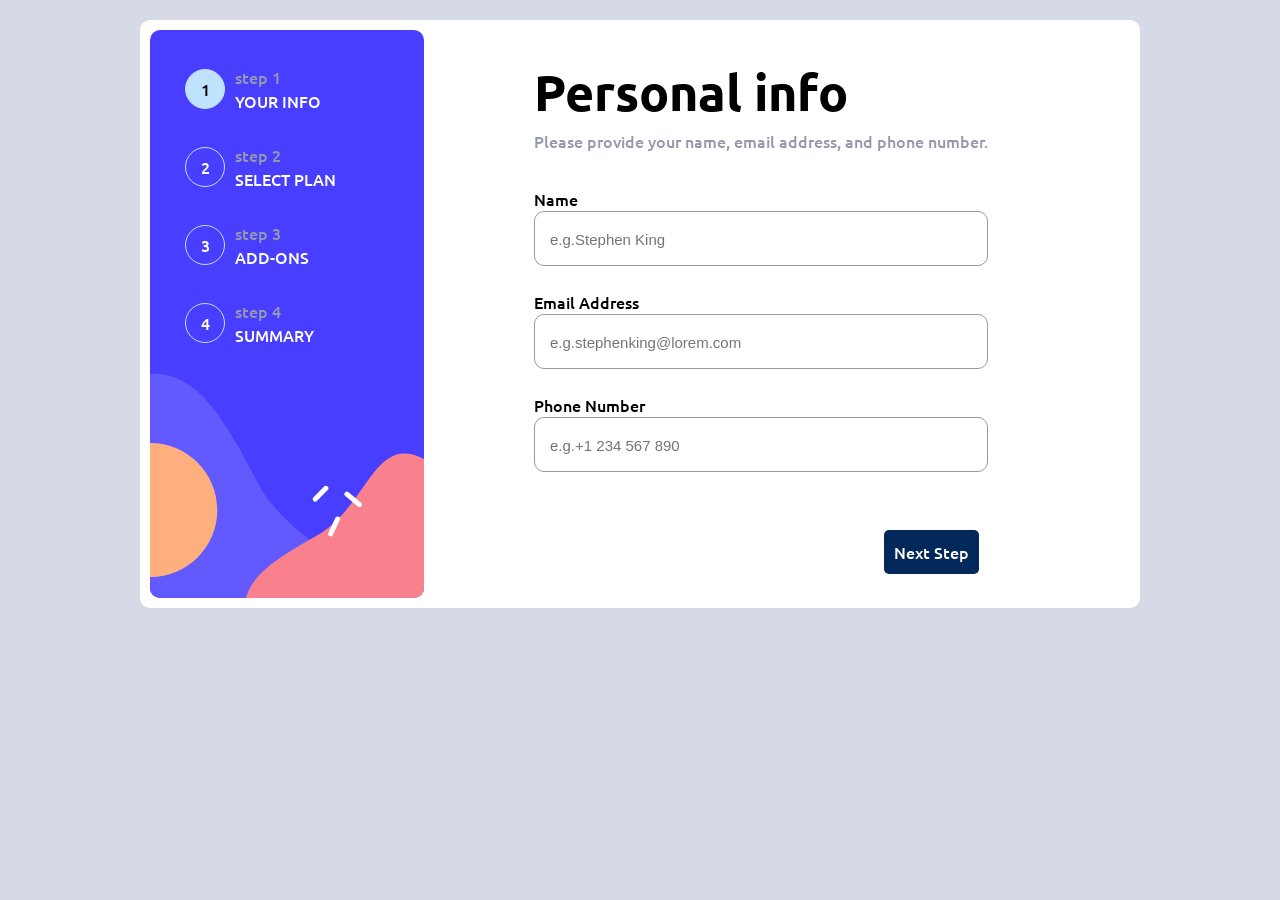
<file: index.html>
<!doctype html>
<html lang="en">
  <head>
    <meta charset="UTF-8" />
    <meta name="viewport" content="width=device-width, initial-scale=1.0" />
    <!-- displays site properly based on user's device -->

    <link
      rel="icon"
      type="image/png"
      sizes="32x32"
      href="./assets/images/favicon-32x32.png"
    />

    <title>Frontend Mentor | Multi-step form</title>

    <link rel="stylesheet" href="style.css" />
  </head>
  <body>
    <div class="container">
        <div class="background ">
          <img src="./assets/images/bg-sidebar-desktop.svg" alt="bg-sidebsr" />
        </div>
        <ul class="steps">
          <div class = "anchor-elements">
            <a class ="number-anchors pressed-bg" href="index.html">1</a>
            <div>
              <p>step 1</p>
              <a href="index.html">YOUR INFO</a>
            </div>
          </div>
          <div class = "anchor-elements">
            <a class ="number-anchors " href="step-2.html">2</a>
            <div>
              <p>step 2</p>
              <a href="step-2.html">SELECT PLAN</a>
            </div>
          </div>
          <div class = "anchor-elements">
            <a  class ="number-anchors " href="step-3.html">3</a>
            <div>
              <p>step 3</p>
              <a href="step-3.html">ADD-ONS</a>
            </div>
          </div>
          <div class = "anchor-elements">
            <a class ="number-anchors " href="step-4.html">4</a>
            <div>
              <p>step 4</p>
              <a href="step-4.html">SUMMARY</a>
            </div>
          </div>
        </ul>
      <div class="user-info">
        <div>
          <h1>Personal info</h1>
          <p>Please provide your name, email address, and phone number.</p>
        </div>
        <form action="">
          <label for="name-holder">Name</label>
          <input type="text" id="name-holder" placeholder="e.g.Stephen King" />
          <br />
          <label for="email-holder">Email Address</label>
          <input
            type="email"
            id="email-holder"
            placeholder="e.g.stephenking@lorem.com"
          />
          <br />
          <label for="phone-no-holder">Phone Number</label>
          <input
            type="tel"
            id="phone-no-holder"
            placeholder="e.g.+1 234 567 890"
          />
          <br />
        </form>
        <div >
          <a class = "next-step-btn" href="step-2.html">Next Step</a>
        </div>
      </div>
    </div>
    <script src="script.js"></script>
  </body>
</html>
</file>
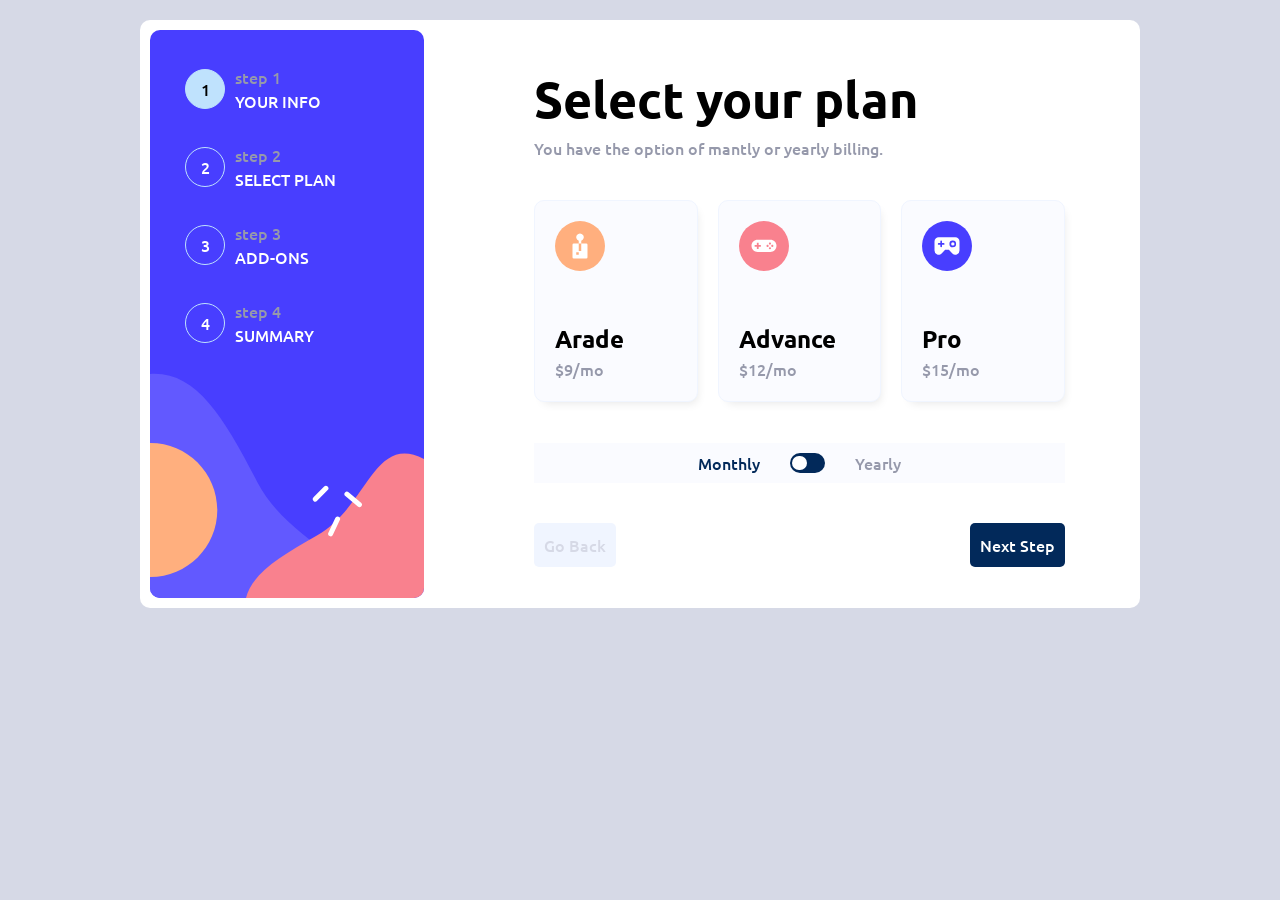
<file: step-2.html>
<!doctype html>
<html lang="en">
  <head>
    <meta charset="UTF-8" />
    <meta name="viewport" content="width=device-width, initial-scale=1.0" />
    <!-- displays site properly based on user's device -->

    <link
      rel="icon"
      type="image/png"
      sizes="32x32"
      href="./assets/images/favicon-32x32.png"
    />

    <title>Frontend Mentor | Multi-step form</title>

    <link rel="stylesheet" href="style.css" />
  </head>
  <body>
    <div class="container">
      <div class="item-1">
        <div class="background">
          <img src="./assets/images/bg-sidebar-desktop.svg" alt="bg-sidebsr" />
        </div>
        <ul class="steps">
          <div class="anchor-elements">
            <a class="number-anchors pressed-bg" href="index.html">1</a>
            <div>
              <p>step 1</p>
              <a href="index.html">YOUR INFO</a>
            </div>
          </div>
          <div class="anchor-elements">
            <a class="number-anchors" href="step-2.html">2</a>
            <div>
              <p>step 2</p>
              <a href="step-2.html">SELECT PLAN</a>
            </div>
          </div>
          <div class="anchor-elements">
            <a class="number-anchors" href="step-3.html">3</a>
            <div>
              <p>step 3</p>
              <a href="step-3.html">ADD-ONS</a>
            </div>
          </div>
          <div class="anchor-elements">
            <a class="number-anchors" href="step-4.html">4</a>
            <div>
              <p>step 4</p>
              <a href="step-4.html">SUMMARY</a>
            </div>
          </div>
        </ul>
      </div>
      <div class="plan-info">
        <div>
          <h1>Select your plan</h1>
          <p>You have the option of mantly or yearly billing.</p>
        </div>
        <div class="plans">
          <label for="arcade-radio-btn">
            <div class="grid-items item-1">
              <input type="radio" name="plan-info" id="arcade-radio-btn" />
              <img
                src="./assets/images/icon-arcade.svg"
                alt="arcade-logo"
                class="arcade-logo"
              />
              <h2>Arade</h2>
              <p class="montly-amt">$9/mo</p>
              <p class="yearly-amt hide-plan">
                $90/yr <br />
                <span>2 months free</span>
              </p>
            </div>
          </label>
          <label for="advance-radio-btn">
            <div class="grid-items item-2">
              <input type="radio" name="plan-info" id="advance-radio-btn" />
              <img
                src="./assets/images/icon-advanced.svg"
                alt="advance-logo"
                class="advance-logo"
              />
              <h2>Advance</h2>
              <p class="montly-amt">$12/mo</p>
              <p class="yearly-amt hide-plan">
                $120/yr <br />
                <span>2 months free</span>
              </p>
            </div>
          </label>
          <label for="pro-radio-btn">
            <div class="grid-items item-3">
              <input type="radio" name="plan-info" id="pro-radio-btn" />
              <img
                src="./assets/images/icon-pro.svg"
                alt="pro-logo"
                class="pro-logo"
              />
              <h2>Pro</h2>
              <p class="montly-amt">$15/mo</p>
              <p class="yearly-amt hide-plan">
                $150/yr <br />
                <span class="free-plan">2 months free</span>
              </p>
            </div>
            </label>
        </div>
        <div class="time">
          <label for="time-line-btn" class="montly"><p>Monthly</p></label>
          <input type="checkbox" id="time-line-btn" />
          <label for="time-line-btn " class="yearly"><p>Yearly</p></label>
        </div>
        <div>
          <a class="go-back-btn" href="index.html">Go Back</a>
          <a class="next-step-btn" href="step-3.html">Next Step</a>
        </div>
      </div>
    </div>
    <script src="script.js"></script>
  </body>
</html>
</file>
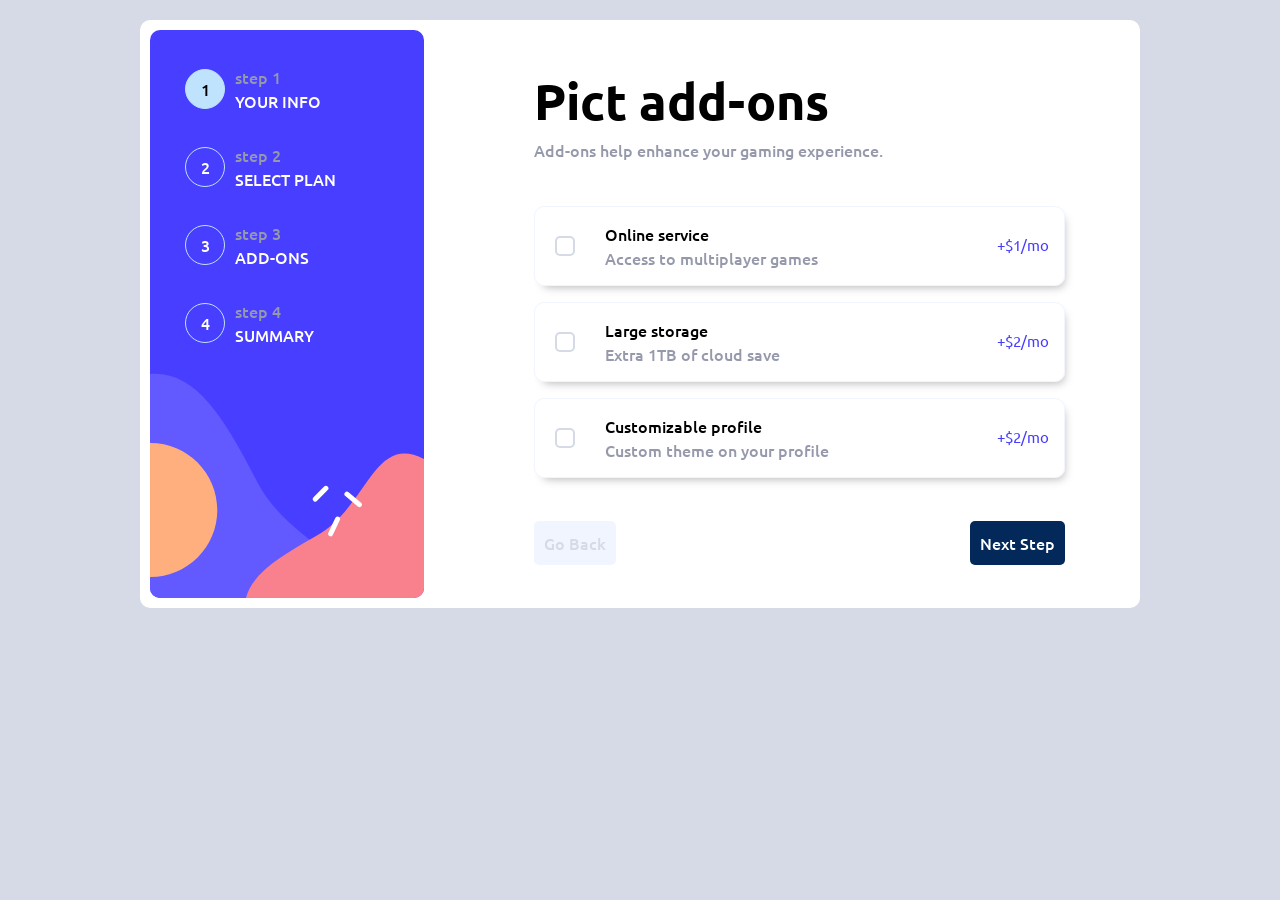
<file: step-3.html>
<!doctype html>
<html lang="en">
  <head>
    <meta charset="UTF-8" />
    <meta name="viewport" content="width=device-width, initial-scale=1.0" />
    <!-- displays site properly based on user's device -->

    <link
      rel="icon"
      type="image/png"
      sizes="32x32"
      href="./assets/images/favicon-32x32.png"
    />

    <title>Frontend Mentor | Multi-step form</title>

    <link rel="stylesheet" href="style.css" />
  </head>
  <body>
    <div class="container">
      <div class="item-1">
        <div class="background">
          <img src="./assets/images/bg-sidebar-desktop.svg" alt="bg-sidebsr" />
        </div>
        <ul class="steps">
          <div class="anchor-elements">
            <a class="number-anchors pressed-bg" href="index.html">1</a>
            <div>
              <p>step 1</p>
              <a href="index.html">YOUR INFO</a>
            </div>
          </div>
          <div class="anchor-elements">
            <a class="number-anchors" href="step-2.html">2</a>
            <div>
              <p>step 2</p>
              <a href="step-2.html">SELECT PLAN</a>
            </div>
          </div>
          <div class="anchor-elements">
            <a class="number-anchors" href="step-3.html">3</a>
            <div>
              <p>step 3</p>
              <a href="step-3.html">ADD-ONS</a>
            </div>
          </div>
          <div class="anchor-elements">
            <a class="number-anchors" href="step-4.html">4</a>
            <div>
              <p>step 4</p>
              <a href="step-4.html">SUMMARY</a>
            </div>
          </div>
        </ul>
      </div>
      <div class="user-info">
        <div>
          <h1>Pict add-ons</h1>
          <p>Add-ons help enhance your gaming experience.</p>
        </div>
        <form action="">
          <div class="checkboxes">
            <div class="boxes">
              <input type="checkbox" id="online-service-checkbox" />
              <div>
                <label for="online-service-checkbox">Online service </label>
                <p>Access to multiplayer games</p>
              </div>
              <h4 class="hiden-yr-amt">+$10/yr</h4>
              <h4>+$1/mo</h4>
            </div>

            <div class="boxes">
              <input type="checkbox" id="large-storage-checkbox" />
              <div>
                <label for="large-storage-checkbox">Large storage</label>
                <p>Extra 1TB of cloud save</p>
              </div>
              <h4 class="hiden-yr-amt">+$20/yr</h4>
              <h4>+$2/mo</h4>
            </div>

            <div class="boxes">
              <input type="checkbox" id="customizable-profile-checkbox" />
              <div>
                <label for="customizable-profile-checkbox"
                  >Customizable profile</label
                >
                <p>Custom theme on your profile</p>
              </div>
              <h4 class="hiden-yr-amt">+$20/yr</h4>
              <h4>+$2/mo</h4>
            </div>
          </div>
        </form>
        <div>
          <a class="go-back-btn" href="step-2.html">Go Back</a>
          <a class="next-step-btn" href="step-4.html">Next Step</a>
        </div>
      </div>
    </div>
    <script src="script.js"></script>
  </body>
</html>
</file>
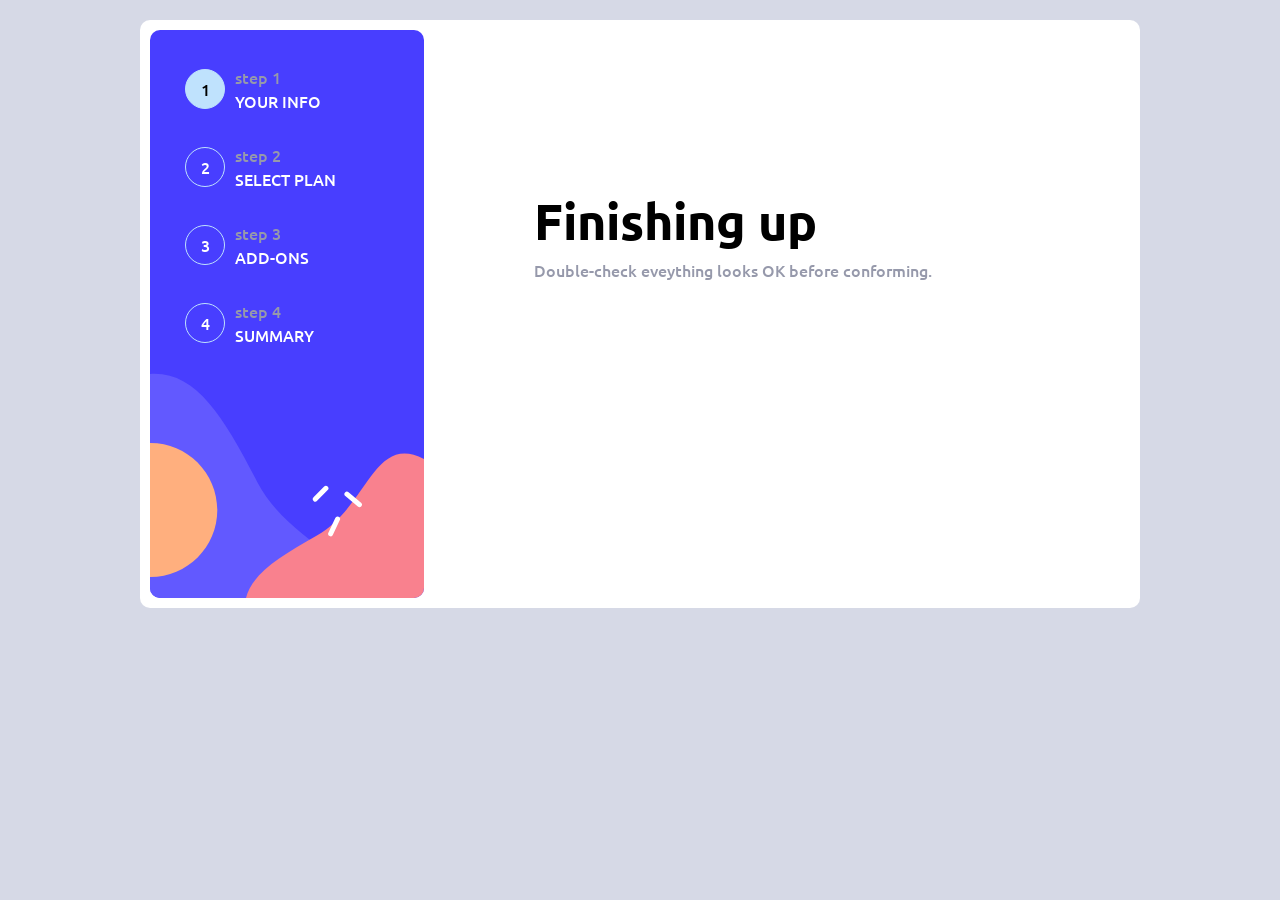
<file: step-4.html>
<!doctype html>
<html lang="en">
  <head>
    <meta charset="UTF-8" />
    <meta name="viewport" content="width=device-width, initial-scale=1.0" />
    <!-- displays site properly based on user's device -->

    <link
      rel="icon"
      type="image/png"
      sizes="32x32"
      href="./assets/images/favicon-32x32.png"
    />

    <title>Frontend Mentor | Multi-step form</title>

    <link rel="stylesheet" href="style.css" />
  </head>
  <body>
    <div class="container">
      <div class="item-1">
        <div class="background">
          <img src="./assets/images/bg-sidebar-desktop.svg" alt="bg-sidebsr" />
        </div>
        <ul class="steps">
          <div class="anchor-elements">
            <a class="number-anchors pressed-bg" href="index.html">1</a>
            <div>
              <p>step 1</p>
              <a href="index.html">YOUR INFO</a>
            </div>
          </div>
          <div class="anchor-elements">
            <a class="number-anchors" href="step-2.html">2</a>
            <div>
              <p>step 2</p>
              <a href="step-2.html">SELECT PLAN</a>
            </div>
          </div>
          <div class="anchor-elements">
            <a class="number-anchors" href="step-3.html">3</a>
            <div>
              <p>step 3</p>
              <a href="step-3.html">ADD-ONS</a>
            </div>
          </div>
          <div class="anchor-elements">
            <a class="number-anchors" href="step-4.html">4</a>
            <div>
              <p>step 4</p>
              <a href="step-4.html">SUMMARY</a>
            </div>
          </div>
        </ul>
      </div>
      <div class="user-info">
        <div>
          <h1>Finishing up</h1>
          <p>Double-check eveything looks OK before conforming.</p>
        </div>

        <div></div>
      </div>
    </div>
    <script src="script.js"></script>
  </body>
</html>
</file>
<file: style.css>
* {
  box-sizing: border-box;
  margin: 0;
  padding: 0;
}
/* 1. Light or Regular Weight (e.g., 400) */
@font-face {
  font-family: "MyCustomFont";
  src: url("./assets/fonts/Ubuntu-Regular.ttf") format("truetype");
  font-weight: 400;
  font-style: normal;
  font-display: swap; /* Speeds up page rendering */
}

/* 2. Medium Weight (e.g., 500) */
@font-face {
  font-family: "MyCustomFont";
  src: url("./assets/fonts/Ubuntu-Medium.ttf") format("truetype");
  font-weight: 500;
  font-style: normal;
  font-display: swap;
}

/* 3. Bold Weight (e.g., 700) */
@font-face {
  font-family: "MyCustomFont";
  src: url("./assets/fonts/Ubuntu-Bold.ttf") format("truetype");
  font-weight: 700;
  font-style: normal;
  font-display: swap;
}
body {
  font-family: "MyCustomFont";
  line-height: 1.5;
  font-weight: 500;
  background-color: hsl(229, 24%, 87%);
}
h1 {
  font-size: 50px;
  font-weight: 700;
}
p {
  color: hsl(231, 11%, 63%);
  font: size 16px;
  font-weight: 500;
}
a {
  text-decoration: none;
  color: white;
}
label {
  font-weight: 500;
}
#name-holder,
#email-holder,
#phone-no-holder {
  display: block;
  font-size: 20px;
  width: 100%;
  padding: 15px 15px;
  border-radius: 10px;
  border: 1px solid hsl(231, 11%, 63%);
}
input::placeholder {
  font-size: 15px;
}

/* -whole container */
.container {
    position: relative;
  max-width: 1000px;
  width: 90%;
  height: calc(100vh-40px);
  margin: 20px auto;
  border-radius: 10px;
  display: flex;
  gap: 100px;
  background-color: white;
  /* overflow: hidden; */
}

/* ----left block of container---- */
.background img {
  display: block;
  width: 100%;
  height: auto;
  padding: 10px;
}
.steps {
  position: absolute;
  top: 30px;
  left: 30px;
  display: flex;
  flex-direction: column;
}

.number-anchors {
  display: flex;
  justify-content: center;
  align-items: center;
  width: 40px;
  height: 40px;
  align-self: center;
  margin-right: 10px;
  border: 1px solid hsl(206, 94%, 87%);
  border-radius: 50%;
}
.anchor-elements {
  display: flex;
  margin: 15px 15px;
}

/* -----right block of container in index.html page */
.user-info {
  display: flex;
  flex-direction: column;
  justify-content: space-evenly;
}

.next-step-btn {
  display: inline-block;
  margin-left: 350px;
  padding: 10px;
  border-radius: 5px;
  background-color: hsl(213, 96%, 18%);
}

.pressed-bg {
  background-color: hsl(206, 94%, 87%);
  color: black;
}

/* <---right block of container in step-2.html page----> */
.plan-info {
  display: flex;
  flex-direction: column;
  justify-content: space-evenly;
}
.plans {
  display: grid;
  grid-template-columns: repeat(3, 1fr);
  column-gap: 20px;
}

.plan-info input[type="radio"] {
  appearance: none;
}
.grid-items:has(input:checked) {
  background-color: hsl(218, 100%, 97%);
  border: 1px solid hsl(243, 100%, 62%);
}

.grid-items {
  padding: 20px;
  display: flex;
  flex-direction: column;
  justify-content: flex-start;
  box-shadow: 4px 6px 10px -5px rgba(0, 0, 0, 0.10);
  background-color: hsl(231, 100%, 99%);
  border: 1px solid hsl(218, 100%, 97%);
  border-radius: 10px;
}
.grid-items img {
  width: 50px;
  margin-bottom: 50px;
}
.grid-items:hover {
  border: 1px solid hsl(243, 100%, 62%);
}

.go-back-btn {
  padding: 10px;
  display: inline-block;
  color: hsl(229, 24%, 87%);
  border-radius: 5px;
  background-color: hsl(218, 100%, 97%);
}
.go-back-btn:hover {
  color: hsl(243, 100%, 62%);
}
.time {
  height: 40px;
  display: flex;
  align-items: center;
  justify-content: center;
  gap: 30px;
  background-color: hsl(231, 100%, 99%);
}

.time input[type="checkbox"] {
  appearance: none;
  width: 35px;
  height: 20px;
  background-color: hsl(213, 96%, 18%);
  position: relative;
  border-radius: 10px;
}

.time input[type="checkbox"]::before {
  content: "";
  background-color: white;
  width: 15px;
  height: 14px;
  top: 3px;
  left: 2px;
  position: absolute;
  border-radius: 20px;
  transition: transform 0.3s ease;
}
.time input[type="checkbox"]:checked::before {
  transform: translateX(14px);
}
.time:has(input:not(:checked)) .montly p {
  color: hsl(213, 96%, 18%);
  /* border: 2px solid black; */
}
.time:has(input:checked) .yearly p {
  color: hsl(213, 96%, 18%);
}

.hide-plan {
  display: none;
}
span {
  color: black;
  font-weight: 400;
}

/* <---right block of container in step-3.html page---->  */
h4 {
  position: absolute;
  font-size: 15px;
  color: hsl(243, 100%, 62%);
  right: 15px;
  font-weight: 400;
}
.boxes input[type="checkbox"] {
  appearance: none;
  border: 2px solid hsl(229, 24%, 87%);
  border-radius: 5px;
  margin: 10px;
  /* padding: 10px; */
  width: 20px;
  height: 20px;
  cursor: pointer;
  position: relative;
  /* background-color: hsl(243, 100%, 62%); */
}
.boxes input[type="checkbox"]:checked {
  background-color: hsl(243, 100%, 62%);
  border: none;
}
.boxes input[type="checkbox"]:checked::before {
  content: "";
  position: absolute;
  left: 6px;
  top: 2px;
  width: 5px;
  height: 10px;
  border: 2px solid white;
  border-width: 0 2px 2px 0;
  transform: rotate(45deg);
}
.boxes:has(input:checked) {
  border: 1px solid hsl(243, 100%, 62%);
  background-color: hsl(231, 100%, 99%);
}
.checkboxes {
  display: flex;
  flex-direction: column;
  gap: 16px;
}

.checkboxes .boxes {
  position: relative;
  display: flex;
  padding: 10px;
  height: 80px;
  box-shadow: 4px 6px 10px -5px rgba(0, 0, 0, 0.29);
  border: 1px solid hsl(218, 100%, 97%);
  align-items: center;

  border-radius: 10px;
}

.hiden-yr-amt {
  display: none;
}
.checkboxes label,
.checkboxes p {
  margin: 0 20px 0 20px;
}
</file>
